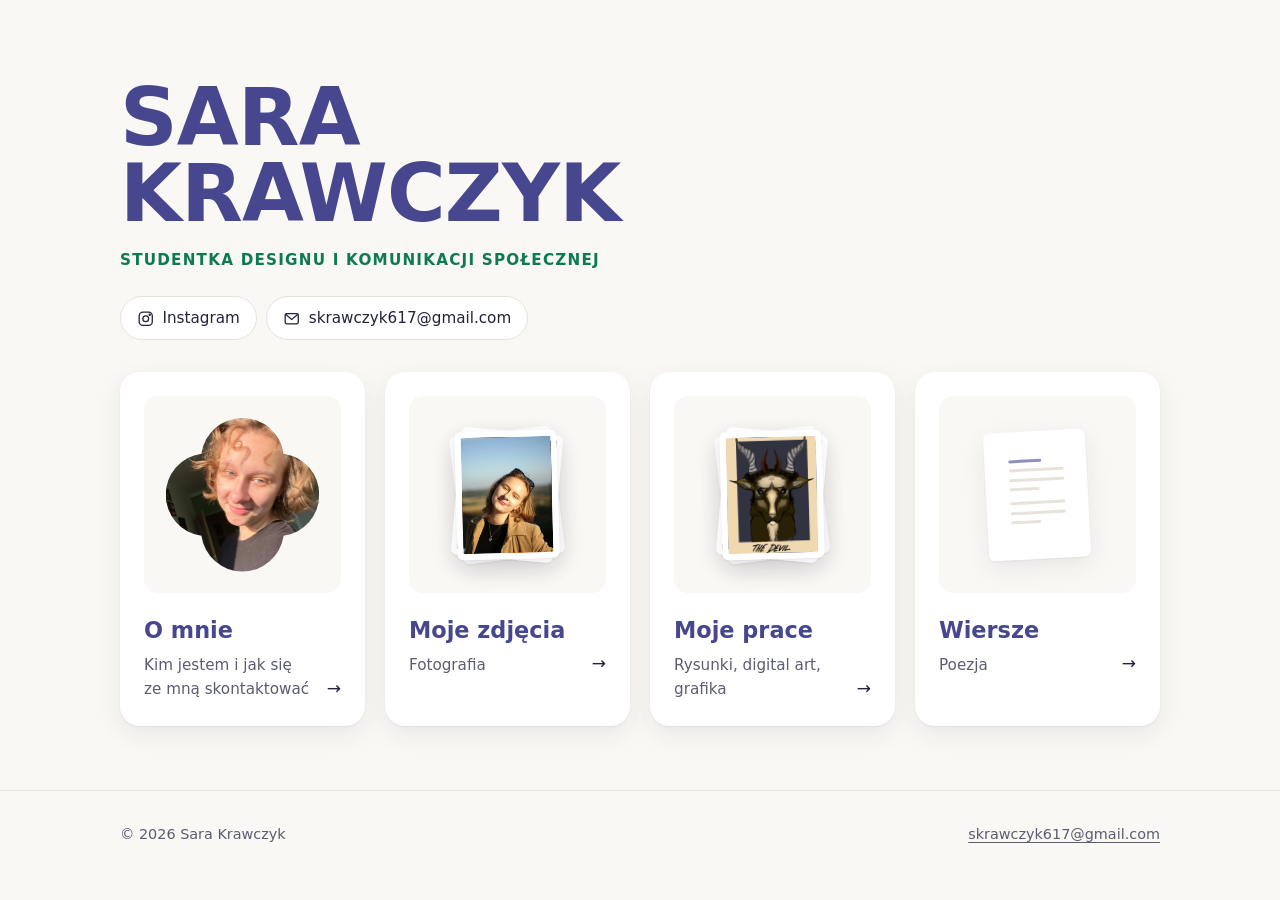
<file: index.html>
<!DOCTYPE html>
<html lang="pl">
<head>
  <meta charset="utf-8">
  <meta name="viewport" content="width=device-width, initial-scale=1">
  <title>Sara Krawczyk – design, fotografia, rysunek</title>
  <meta name="description" content="Sara Krawczyk – studentka Designu i Komunikacji Społecznej. Zdjęcia, prace i kontakt.">
  <link rel="stylesheet" href="css/style.css">
</head>
<body>
  <!-- Kształt kwiatka dla zdjęcia (clip-path) -->
  <svg width="0" height="0" aria-hidden="true" style="position:absolute">
    <clipPath id="ksztalt-kwiat" clipPathUnits="objectBoundingBox">
      <circle cx=".5" cy=".27" r=".27"/>
      <circle cx=".73" cy=".5" r=".27"/>
      <circle cx=".5" cy=".73" r=".27"/>
      <circle cx=".27" cy=".5" r=".27"/>
      <circle cx=".5" cy=".5" r=".3"/>
    </clipPath>
  </svg>

  <header class="naglowek kontener">
    <h1 class="imie">Sara<br>Krawczyk</h1>
    <p class="podtytul">Studentka designu i komunikacji społecznej</p>
    <ul class="linki">
      <li>
        <a href="https://www.instagram.com/_kravczyk/" rel="me noopener" target="_blank">
          <svg class="ikona" viewBox="0 0 24 24" fill="none" stroke="currentColor" stroke-width="1.8" aria-hidden="true"><rect x="3" y="3" width="18" height="18" rx="5"/><circle cx="12" cy="12" r="4"/><circle cx="17.5" cy="6.5" r=".8" fill="currentColor"/></svg>
          Instagram
        </a>
      </li>
      <li>
        <a href="mailto:skrawczyk617@gmail.com">
          <svg class="ikona" viewBox="0 0 24 24" fill="none" stroke="currentColor" stroke-width="1.8" aria-hidden="true"><rect x="3" y="5" width="18" height="14" rx="2"/><path d="m3.5 6 8.5 7 8.5-7"/></svg>
          skrawczyk617@gmail.com
        </a>
      </li>
    </ul>
  </header>

  <main class="kafelki kontener">
    <a class="kafel" href="o-mnie.html">
      <div class="kafel-wizual">
        <img class="kwiat" src="img/sara.jpg" alt="" width="615" height="820">
      </div>
      <div class="kafel-podpis">
        <div>
          <h2>O mnie</h2>
          <p>Kim jestem i jak się ze mną skontaktować</p>
        </div>
        <span class="strzalka" aria-hidden="true">→</span>
      </div>
    </a>

    <a class="kafel" href="zdjecia.html">
      <div class="kafel-wizual">
        <div class="stos">
          <img src="foto/849146758_18462523942184510_2573641634808107631_n.jpg" alt="" width="2592" height="3456">
          <img src="foto/759508526_18447531496184510_5959029272642882785_n.jpg" alt="" width="1073" height="720">
          <img src="foto/610696198_18413185522184510_3429065173371912134_n.webp" alt="" width="1080" height="1080">
        </div>
      </div>
      <div class="kafel-podpis">
        <div>
          <h2>Moje zdjęcia</h2>
          <p>Fotografia</p>
        </div>
        <span class="strzalka" aria-hidden="true">→</span>
      </div>
    </a>

    <a class="kafel" href="prace.html">
      <div class="kafel-wizual">
        <div class="stos">
          <img src="prace/XOu48eYR.jpg" alt="" width="1536" height="2048">
          <img src="prace/9NXyRGK1.jpg" alt="" width="1536" height="2048">
          <img src="prace/IFwP2ehp.jpg" alt="" width="1536" height="2048">
        </div>
      </div>
      <div class="kafel-podpis">
        <div>
          <h2>Moje prace</h2>
          <p>Rysunki, digital art, grafika</p>
        </div>
        <span class="strzalka" aria-hidden="true">→</span>
      </div>
    </a>
    <a class="kafel" href="wiersze.html">
      <div class="kafel-wizual">
        <div class="kartka" aria-hidden="true">
          <span></span><span></span><span></span><span class="krotka"></span>
          <span></span><span></span><span class="krotka"></span>
        </div>
      </div>
      <div class="kafel-podpis">
        <div>
          <h2>Wiersze</h2>
          <p>Poezja</p>
        </div>
        <span class="strzalka" aria-hidden="true">→</span>
      </div>
    </a>
  </main>

  <footer class="stopka">
    <div class="kontener">
      <span>© 2026 Sara Krawczyk</span>
      <a href="mailto:skrawczyk617@gmail.com">skrawczyk617@gmail.com</a>
    </div>
  </footer>
</body>
</html>
</file>
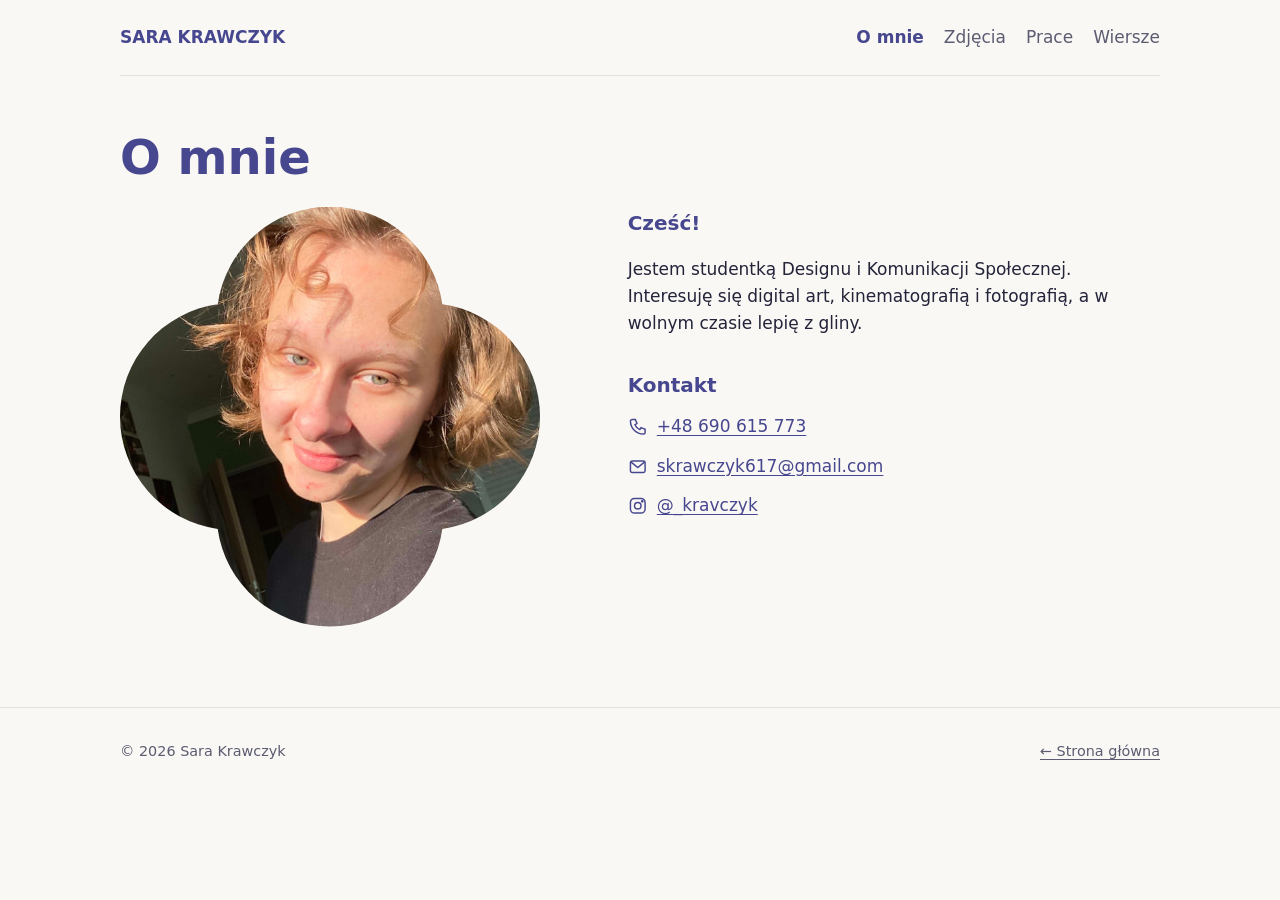
<file: o-mnie.html>
<!DOCTYPE html>
<html lang="pl">
<head>
  <meta charset="utf-8">
  <meta name="viewport" content="width=device-width, initial-scale=1">
  <title>O mnie – Sara Krawczyk</title>
  <meta name="description" content="Sara Krawczyk – kilka słów o mnie i kontakt.">
  <link rel="stylesheet" href="css/style.css">
</head>
<body>
  <svg width="0" height="0" aria-hidden="true" style="position:absolute">
    <clipPath id="ksztalt-kwiat" clipPathUnits="objectBoundingBox">
      <circle cx=".5" cy=".27" r=".27"/>
      <circle cx=".73" cy=".5" r=".27"/>
      <circle cx=".5" cy=".73" r=".27"/>
      <circle cx=".27" cy=".5" r=".27"/>
      <circle cx=".5" cy=".5" r=".3"/>
    </clipPath>
  </svg>

  <nav class="nav kontener" aria-label="Główna">
    <a class="nav-marka" href="index.html">Sara Krawczyk</a>
    <ul>
      <li><a href="o-mnie.html" aria-current="page">O mnie</a></li>
      <li><a href="zdjecia.html">Zdjęcia</a></li>
      <li><a href="prace.html">Prace</a></li>
      <li><a href="wiersze.html">Wiersze</a></li>
    </ul>
  </nav>

  <main class="kontener">
    <h1 class="tytul-strony">O mnie</h1>

    <div class="o-mnie">
      <img class="kwiat" src="img/sara.jpg" alt="Sara Krawczyk – portret" width="615" height="820">

      <div>
        <!-- PROPOZYCJA TEKSTU (na bazie CV) – do akceptacji -->
        <h2>Cześć!</h2>
        <p>Jestem studentką Designu i Komunikacji Społecznej. Interesuję się digital art, kinematografią i fotografią, a w wolnym czasie lepię z gliny.</p>

        <h2>Kontakt</h2>
        <ul class="kontakt">
          <li>
            <a href="tel:+48690615773">
              <svg class="ikona" viewBox="0 0 24 24" fill="none" stroke="currentColor" stroke-width="1.8" aria-hidden="true"><path d="M5 3h4l2 5-2.5 1.5a11 11 0 0 0 6 6L16 13l5 2v4a2 2 0 0 1-2 2A16 16 0 0 1 3 5a2 2 0 0 1 2-2"/></svg>
              +48 690 615 773
            </a>
          </li>
          <li>
            <a href="mailto:skrawczyk617@gmail.com">
              <svg class="ikona" viewBox="0 0 24 24" fill="none" stroke="currentColor" stroke-width="1.8" aria-hidden="true"><rect x="3" y="5" width="18" height="14" rx="2"/><path d="m3.5 6 8.5 7 8.5-7"/></svg>
              skrawczyk617@gmail.com
            </a>
          </li>
          <li>
            <a href="https://www.instagram.com/_kravczyk/" rel="me noopener" target="_blank">
              <svg class="ikona" viewBox="0 0 24 24" fill="none" stroke="currentColor" stroke-width="1.8" aria-hidden="true"><rect x="3" y="3" width="18" height="18" rx="5"/><circle cx="12" cy="12" r="4"/><circle cx="17.5" cy="6.5" r=".8" fill="currentColor"/></svg>
              @_kravczyk
            </a>
          </li>
        </ul>
      </div>
    </div>
  </main>

  <footer class="stopka">
    <div class="kontener">
      <span>© 2026 Sara Krawczyk</span>
      <a href="index.html">← Strona główna</a>
    </div>
  </footer>
</body>
</html>
</file>
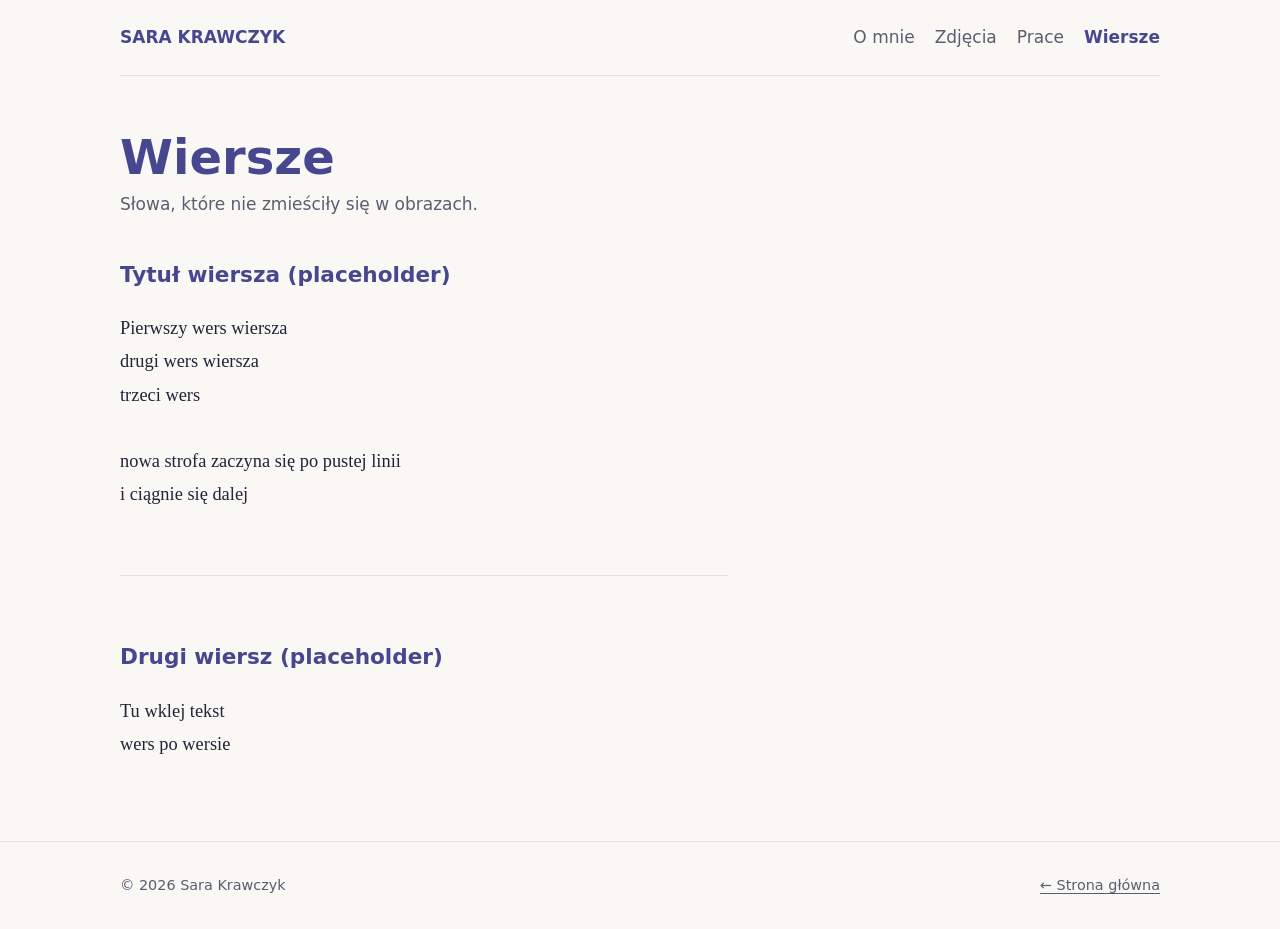
<file: wiersze.html>
<!DOCTYPE html>
<html lang="pl">
<head>
  <meta charset="utf-8">
  <meta name="viewport" content="width=device-width, initial-scale=1">
  <title>Wiersze – Sara Krawczyk</title>
  <meta name="description" content="Wiersze – Sara Krawczyk.">
  <link rel="stylesheet" href="css/style.css">
</head>
<body>
  <nav class="nav kontener" aria-label="Główna">
    <a class="nav-marka" href="index.html">Sara Krawczyk</a>
    <ul>
      <li><a href="o-mnie.html">O mnie</a></li>
      <li><a href="zdjecia.html">Zdjęcia</a></li>
      <li><a href="prace.html">Prace</a></li>
      <li><a href="wiersze.html" aria-current="page">Wiersze</a></li>
    </ul>
  </nav>

  <main class="kontener">
    <h1 class="tytul-strony">Wiersze</h1>
    <!-- PLACEHOLDER: krótki opis do akceptacji -->
    <p class="wstep">Słowa, które nie zmieściły się w obrazach.</p>

    <!--
      Każdy wiersz = jeden <article class="wiersz">.
      Tekst wklej w <p class="wiersz-tekst"> tak jak jest – entery (nowe wersy)
      i puste linie (strofy) zostaną zachowane.
    -->
    <div class="wiersze">
      <article class="wiersz">
        <h2>Tytuł wiersza (placeholder)</h2>
        <p class="wiersz-tekst">Pierwszy wers wiersza
drugi wers wiersza
trzeci wers

nowa strofa zaczyna się po pustej linii
i ciągnie się dalej</p>
      </article>

      <article class="wiersz">
        <h2>Drugi wiersz (placeholder)</h2>
        <p class="wiersz-tekst">Tu wklej tekst
wers po wersie</p>
      </article>
    </div>
  </main>

  <footer class="stopka">
    <div class="kontener">
      <span>© 2026 Sara Krawczyk</span>
      <a href="index.html">← Strona główna</a>
    </div>
  </footer>
</body>
</html>
</file>
<file: css/style.css>
﻿/* Wizytówka – Sara Krawczyk. Lekki CSS, bez zależności. */

:root {
  --tlo: #faf8f4;
  --karta: #ffffff;
  --tekst: #23233a;
  --tekst-2: #5c5c72;
  --fiolet: #47478f;
  --zielen: #0d7a4f;
  --linia: #e7e3da;
  --cien: 0 1px 2px rgb(35 35 58 / .06), 0 8px 24px rgb(35 35 58 / .08);
  --radius: 20px;
  --font: system-ui, -apple-system, "Segoe UI", Roboto, "Helvetica Neue", Arial, sans-serif;
  --font-naglowek: "Segoe UI Black", "Arial Black", system-ui, sans-serif;
}

*, *::before, *::after { box-sizing: border-box; }

html { -webkit-text-size-adjust: 100%; }

body {
  margin: 0;
  font-family: var(--font);
  font-size: 1.0625rem;
  line-height: 1.6;
  color: var(--tekst);
  background: var(--tlo);
}

img { max-width: 100%; display: block; }

a { color: var(--fiolet); text-underline-offset: .2em; }
a:hover { color: var(--zielen); }

:focus-visible {
  outline: 3px solid var(--zielen);
  outline-offset: 3px;
  border-radius: 4px;
}

.kontener {
  width: min(100% - 2.5rem, 1040px);
  margin-inline: auto;
}

/* ---------- Nagłówek ---------- */

.naglowek {
  padding-block: clamp(2.5rem, 8vw, 5rem) 2rem;
}

.imie {
  margin: 0;
  font-family: var(--font-naglowek);
  font-weight: 900;
  font-size: clamp(2.6rem, 9vw, 5rem);
  line-height: .95;
  letter-spacing: -.01em;
  text-transform: uppercase;
  color: var(--fiolet);
}

.imie a { color: inherit; text-decoration: none; }

.podtytul {
  margin: 1rem 0 0;
  font-weight: 600;
  font-size: .95rem;
  letter-spacing: .08em;
  text-transform: uppercase;
  color: var(--zielen);
}

.linki {
  display: flex;
  flex-wrap: wrap;
  gap: .6rem;
  margin: 1.5rem 0 0;
  padding: 0;
  list-style: none;
}

.linki a {
  display: inline-flex;
  align-items: center;
  gap: .5rem;
  padding: .55rem 1rem;
  border: 1px solid var(--linia);
  border-radius: 999px;
  background: var(--karta);
  color: var(--tekst);
  text-decoration: none;
  font-size: .95rem;
  transition: border-color .2s, color .2s;
}

.linki a:hover { border-color: var(--fiolet); color: var(--fiolet); }

.ikona { width: 1.15em; height: 1.15em; flex: none; }

/* ---------- Kafelki (strona główna) ---------- */

.kafelki {
  display: grid;
  gap: 1.25rem;
  padding-bottom: 4rem;
}

@media (min-width: 640px) {
  .kafelki { grid-template-columns: repeat(2, 1fr); }
}

@media (min-width: 1000px) {
  .kafelki { grid-template-columns: repeat(4, 1fr); }
}

.kafel {
  display: flex;
  flex-direction: column;
  gap: 1.25rem;
  padding: 1.5rem;
  border-radius: var(--radius);
  background: var(--karta);
  box-shadow: var(--cien);
  color: var(--tekst);
  text-decoration: none;
  transition: transform .25s ease, box-shadow .25s ease;
}

.kafel:hover { transform: translateY(-4px); color: var(--tekst); }

.kafel-wizual {
  display: grid;
  place-items: center;
  aspect-ratio: 1;
  border-radius: calc(var(--radius) - 6px);
  background: var(--tlo);
  overflow: hidden;
}

.kafel-wizual .kwiat { width: 78%; }
.kafel-wizual .stos { width: 52%; pointer-events: none; }

.kafel h2 {
  margin: 0;
  font-family: var(--font-naglowek);
  font-size: 1.4rem;
  color: var(--fiolet);
}

.kafel p { margin: .25rem 0 0; color: var(--tekst-2); font-size: .95rem; }

.kafel .strzalka { margin-left: auto; transition: transform .2s; }
.kafel:hover .strzalka { transform: translateX(4px); }

.kafel-podpis { display: flex; align-items: end; gap: 1rem; }

/* Kartka z wersami (kafelek „Wiersze”) */
.kartka {
  display: flex;
  flex-direction: column;
  gap: 9%;
  width: 52%;
  aspect-ratio: 4 / 5;
  padding: 14% 12%;
  background: #fff;
  border-radius: 6px;
  box-shadow: var(--cien);
  transform: rotate(-3deg);
  transition: transform .35s ease;
}

.kartka span { height: 3px; border-radius: 2px; background: var(--linia); }
.kartka span:first-child { width: 60%; background: var(--fiolet); opacity: .6; }
.kartka .krotka { width: 55%; }
.kartka .krotka + span { margin-top: 8%; }
.kafel:hover .kartka { transform: rotate(0); }

/* ---------- Zdjęcie w kształcie kwiatka ---------- */

.kwiat {
  height: auto;
  aspect-ratio: 1;
  object-position: 50% 35%;
  clip-path: url(#ksztalt-kwiat);
  object-fit: cover;
}

/* ---------- Stosy ---------- */

.stos {
  position: relative;
  display: block;
  width: 100%;
  aspect-ratio: 4 / 5;
  padding: 0;
  border: 0;
  background: none;
  cursor: pointer;
}

.stos img {
  position: absolute;
  inset: 0;
  width: 100%;
  height: 100%;
  object-fit: cover;
  border: 6px solid #fff;
  border-radius: 6px;
  box-shadow: var(--cien);
  transition: transform .35s ease;
}

.stos img:nth-child(1) { z-index: 3; transform: rotate(-1.5deg); }
.stos img:nth-child(2) { z-index: 2; transform: rotate(5deg); }
.stos img:nth-child(3) { z-index: 1; transform: rotate(-7deg); }
.stos img:nth-child(n + 4) { display: none; }

.stos:hover img:nth-child(1),
.stos:focus-visible img:nth-child(1) { transform: rotate(0) translateY(-4%); }
.stos:hover img:nth-child(2),
.stos:focus-visible img:nth-child(2) { transform: rotate(10deg) translateX(16%); }
.stos:hover img:nth-child(3),
.stos:focus-visible img:nth-child(3) { transform: rotate(-12deg) translateX(-16%); }

/* ---------- Podstrony ---------- */

.nav {
  display: flex;
  flex-wrap: wrap;
  align-items: center;
  gap: .5rem 1.5rem;
  padding-block: 1.5rem;
  border-bottom: 1px solid var(--linia);
}

.nav-marka {
  margin-right: auto;
  font-family: var(--font-naglowek);
  font-weight: 900;
  text-transform: uppercase;
  color: var(--fiolet);
  text-decoration: none;
}

.nav ul { display: flex; gap: 1.25rem; margin: 0; padding: 0; list-style: none; }
.nav ul a { color: var(--tekst-2); text-decoration: none; }
.nav ul a:hover, .nav ul a[aria-current="page"] { color: var(--fiolet); }
.nav ul a[aria-current="page"] { font-weight: 600; }

.tytul-strony {
  margin: clamp(2rem, 6vw, 3.5rem) 0 .5rem;
  font-family: var(--font-naglowek);
  font-size: clamp(2rem, 6vw, 3rem);
  line-height: 1.05;
  color: var(--fiolet);
}

.wstep { max-width: 60ch; margin: 0 0 2.5rem; color: var(--tekst-2); }

.stosy {
  display: grid;
  grid-template-columns: repeat(auto-fill, minmax(200px, 1fr));
  gap: 3rem 2.5rem;
  padding: 1rem .5rem 5rem;
}

.stos-wrap { margin: 0; }

.stos-wrap figcaption { margin-top: 1.25rem; }

.stos-wrap figcaption strong { display: block; font-weight: 600; }
.stos-wrap figcaption span { color: var(--tekst-2); font-size: .9rem; }

/* O mnie */

.o-mnie {
  display: grid;
  gap: 2.5rem;
  align-items: start;
  padding-block: 1rem 5rem;
}

@media (min-width: 760px) {
  .o-mnie { grid-template-columns: 5fr 6fr; gap: 4rem; }
}

.o-mnie .kwiat { width: 100%; max-width: 420px; }

.o-mnie h2 {
  margin: 2rem 0 .75rem;
  font-family: var(--font-naglowek);
  font-size: 1.25rem;
  color: var(--fiolet);
}

.o-mnie h2:first-child { margin-top: 0; }

.kontakt { margin: 0; padding: 0; list-style: none; }
.kontakt li + li { margin-top: .5rem; }
.kontakt a { display: inline-flex; align-items: center; gap: .6rem; }

/* Wiersze */

.wiersze {
  display: grid;
  gap: 4rem;
  max-width: 38rem;
  padding-bottom: 5rem;
}

.wiersz h2 {
  margin: 0 0 1.25rem;
  font-family: var(--font-naglowek);
  font-size: 1.35rem;
  color: var(--fiolet);
}

.wiersz-tekst {
  margin: 0;
  font-family: Georgia, "Times New Roman", serif;
  font-size: 1.15rem;
  line-height: 1.8;
  white-space: pre-line;
}

.wiersz + .wiersz { padding-top: 4rem; border-top: 1px solid var(--linia); }

/* ---------- Podgląd (lightbox) ---------- */

.podglad {
  width: min(100vw - 1rem, 960px);
  height: min(100vh - 1rem, 900px);
  max-height: none;
  padding: 0;
  border: 0;
  border-radius: var(--radius);
  background: var(--tlo);
  color: var(--tekst);
}

.podglad::backdrop { background: rgb(35 35 58 / .7); }

/* Stały układ: zdjęcie wypełnia środek, przyciski nie zmieniają położenia */
.podglad-tresc {
  display: grid;
  grid-template-rows: auto minmax(0, 1fr) auto;
  gap: .75rem;
  height: 100%;
  padding: 1rem;
}

.podglad-gora { display: flex; justify-content: space-between; align-items: center; gap: 1rem; }
.podglad-gora p { margin: 0; font-weight: 600; }

.podglad img {
  width: 100%;
  height: 100%;
  object-fit: contain;
}

.podglad-dol { display: flex; justify-content: space-between; align-items: center; }
.podglad-dol span { color: var(--tekst-2); font-size: .9rem; }

.przycisk {
  min-width: 44px;
  min-height: 44px;
  padding: .4rem .9rem;
  border: 1px solid var(--linia);
  border-radius: 999px;
  background: var(--karta);
  color: var(--tekst);
  font: inherit;
  cursor: pointer;
}

.przycisk:hover { border-color: var(--fiolet); color: var(--fiolet); }

/* ---------- Stopka ---------- */

.stopka {
  padding-block: 2rem;
  border-top: 1px solid var(--linia);
  color: var(--tekst-2);
  font-size: .9rem;
}

.stopka .kontener { display: flex; flex-wrap: wrap; justify-content: space-between; gap: 1rem; }
.stopka a { color: inherit; }

.sr-only {
  position: absolute;
  width: 1px; height: 1px;
  overflow: hidden;
  clip: rect(0 0 0 0);
  white-space: nowrap;
}

@media (prefers-reduced-motion: reduce) {
  *, *::before, *::after { transition: none !important; }
}
</file>
